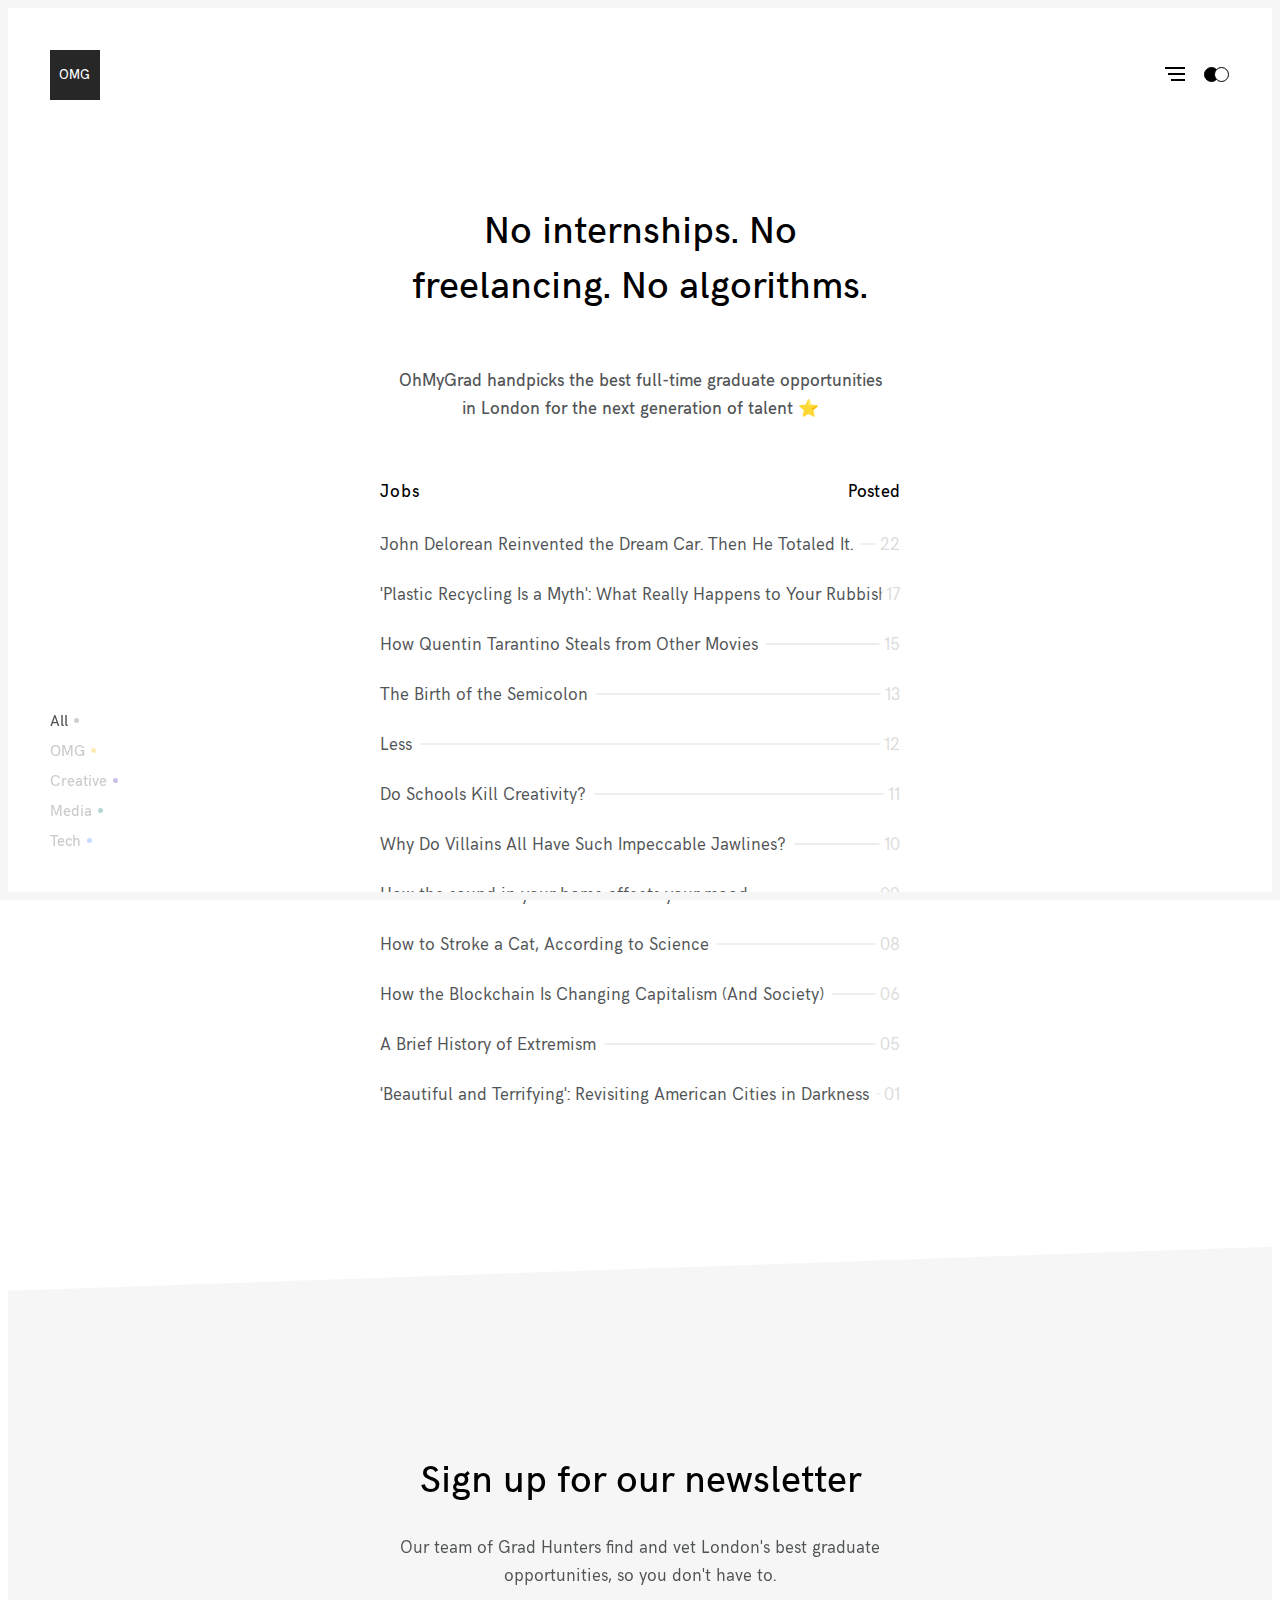
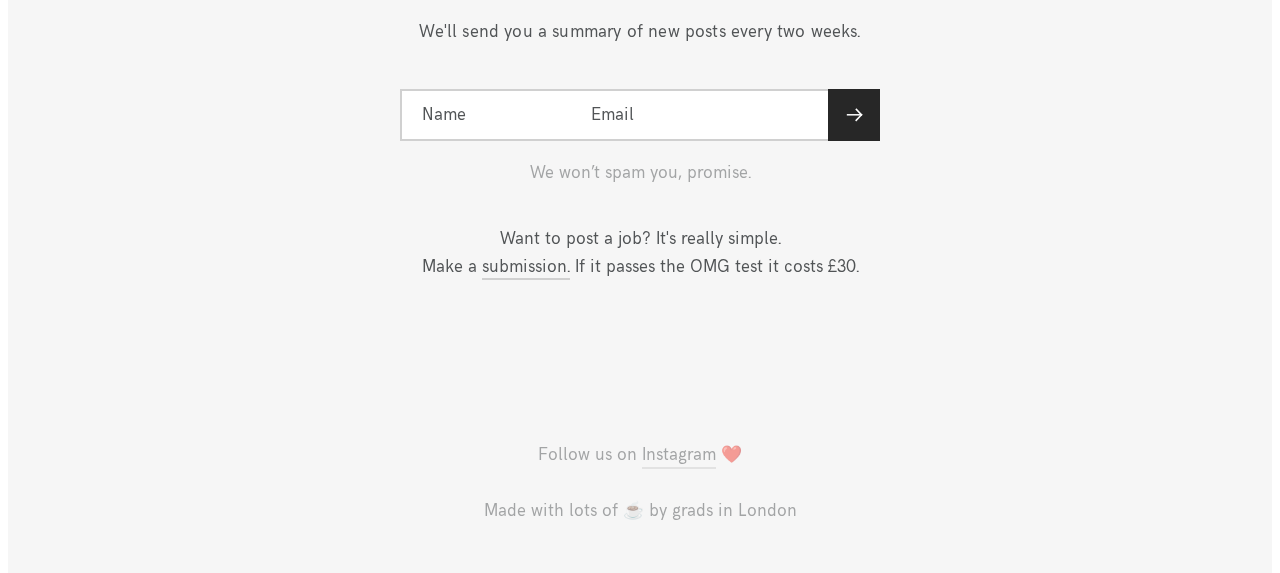
<file: index.html>
<!DOCTYPE html>
<html>
  <head>
    <title>OhMyGrad</title>
    <meta charset="utf-8" />
    <meta name="viewport" content="width=device-width, initial-scale=1, user-scalable=no" />
    <meta name="copyright" content="2019" />
    <meta name="description" content="Handpicked graduate jobs in London for the next generation of talent." />
<!-- Favicons -->
<link rel="apple-touch-icon" sizes="57x57" href="images/favicons/apple-icon-57x57.png"/>
<link rel="apple-touch-icon" sizes="60x60" href="images/favicons/apple-icon-60x60.png"/>
<link rel="apple-touch-icon" sizes="72x72" href="images/favicons/apple-icon-72x72.png"/>
<link rel="apple-touch-icon" sizes="76x76" href="images/favicons/apple-icon-76x76.png"/>
<link rel="apple-touch-icon" sizes="114x114" href="images/favicons/apple-icon-114x114.png"/>
<link rel="apple-touch-icon" sizes="120x120" href="images/favicons/apple-icon-120x120.png"/>
<link rel="apple-touch-icon" sizes="144x144" href="images/favicons/apple-icon-144x144.png"/>
<link rel="apple-touch-icon" sizes="152x152" href="images/favicons/apple-icon-152x152.png"/>
<link rel="apple-touch-icon" sizes="180x180" href="images/favicons/apple-icon-180x180.png"/>
<link rel="icon" type="image/png" sizes="192x192"  href="images/favicons/android-icon-192x192.png"/>
<link rel="icon" type="image/png" sizes="32x32" href="images/favicons/favicon-32x32.png"/>
<link rel="icon" type="image/png" sizes="96x96" href="images/favicons/favicon-96x96.png"/>
<link rel="icon" type="image/png" sizes="16x16" href="images/favicons/favicon-16x16.png"/>
<meta name="msapplication-TileColor" content="#f2f0c6"/>
<meta name="msapplication-TileImage" content="https://ohmygrad.com/images/favicons/ms-icon-144x144.png"/>
		<meta name="theme-color" content="#243842" />
    <link rel="stylesheet" type="text/css" href="styles.css" />
  </head>
  <body>
    <body id="scrollable">
  	    <div id="wrapper">
  	        <div class="overlay"></div>
  	        <header>
  	            <div class="logo">
                  <h1>OMG</h1>
                  <span></span>
  	            </div>
  	            <div class="about">
  	                <span></span>
  	                <span></span>
  	                <span></span>
  	            </div>
  	            <div class="day-night">
  	                <span></span>
  	                <span></span>
  	            </div>
  	            <div class="close">
  	                <span></span>
  	                <span></span>
  	            </div>
  	            <ul class="filter active">
  	            	<li class="all"><h2 class="active">All</h2></li>
                  
                  <li class="article"><h2>OMG</h2></li>

                  
                  <li class="book"><h2>Creative</h2></li>

                  
                  <li class="video"><h2>Media</h2></li>

                  
                  <li class="other"><h2>Tech</h2></li>      
  	            </ul>
  	        </header>
  	        <div class="type">
  	            <span></span>
  	            <span></span>
  	        </div>

<section class="links">
      <div class="topCaption">
        <h1>No internships. No freelancing. No algorithms.</h1><br>
        <p>OhMyGrad handpicks the best full-time graduate opportunities in London for the next generation of talent ⭐️</p>
      </div>
  <ul>
			<div class="seperatorJobs">
  <h3 class="year">Jobs</h3>
</div>

  <div class="seperatorPosted">
  <h3 class="month">Posted</h3>
</div>

  <li class="article">
    <a href="https://www.forbes.com/sites/chucktannert/2019/07/26/john-delorean-reinvented-the-dream-car-then-he-totaled-it/" target="_blank" title="John Delorean Reinvented the Dream Car. Then He Totaled It.">
        <div class="title">
            <h4>John Delorean Reinvented the Dream Car. Then He Totaled It.</h4>
        </div>
        <div class="date">
            <span>22</span>
        </div>
    </a>
</li>


  <li class="article">
    <a href="https://www.theguardian.com/environment/2019/aug/17/plastic-recycling-myth-what-really-happens-your-rubbish" target="_blank" title="&#39;Plastic Recycling Is a Myth&#39;: What Really Happens to Your Rubbish?">
        <div class="title">
            <h4>&#39;Plastic Recycling Is a Myth&#39;: What Really Happens to Your Rubbish?</h4>
        </div>
        <div class="date">
            <span>17</span>
        </div>
    </a>
</li>


  <li class="video">
    <a href="https://www.youtube.com/watch?v=KYM_ZRjPD-A" target="_blank" title="How Quentin Tarantino Steals from Other Movies">
        <div class="title">
            <h4>How Quentin Tarantino Steals from Other Movies</h4>
        </div>
        <div class="date">
            <span>15</span>
        </div>
    </a>
</li>


  <li class="article">
    <a href="https://www.theparisreview.org/blog/2019/08/01/the-birth-of-the-semicolon/" target="_blank" title="The Birth of the Semicolon">
        <div class="title">
            <h4>The Birth of the Semicolon</h4>
        </div>
        <div class="date">
            <span>13</span>
        </div>
    </a>
</li>


  <li class="book">
    <a href="https://amzn.to/2Md7lwI" target="_blank" title="Less">
        <div class="title">
            <h4>Less</h4>
        </div>
        <div class="date">
            <span>12</span>
        </div>
    </a>
</li>


  <li class="video">
    <a href="https://www.ted.com/talks/ken_robinson_says_schools_kill_creativity" target="_blank" title="Do Schools Kill Creativity?">
        <div class="title">
            <h4>Do Schools Kill Creativity?</h4>
        </div>
        <div class="date">
            <span>11</span>
        </div>
    </a>
</li>


  <li class="article">
    <a href="https://www.gq.com/story/villains-jawlines-perfection-slice" target="_blank" title="Why Do Villains All Have Such Impeccable Jawlines?">
        <div class="title">
            <h4>Why Do Villains All Have Such Impeccable Jawlines?</h4>
        </div>
        <div class="date">
            <span>10</span>
        </div>
    </a>
</li>


  <li class="article">
    <a href="https://www.bbc.com/future/story/20190729-how-the-sound-in-your-office-affects-your-mood" target="_blank" title="How the sound in your home affects your mood">
        <div class="title">
            <h4>How the sound in your home affects your mood</h4>
        </div>
        <div class="date">
            <span>09</span>
        </div>
    </a>
</li>


  <li class="article">
    <a href="https://qz.com/1672668/how-to-stroke-a-cat-according-to-science/" target="_blank" title="How to Stroke a Cat, According to Science">
        <div class="title">
            <h4>How to Stroke a Cat, According to Science</h4>
        </div>
        <div class="date">
            <span>08</span>
        </div>
    </a>
</li>


  <li class="article">
    <a href="https://www.fintechmagazine.com/blockchain/how-blockchain-technology-changing-capitalism-and-society-good" target="_blank" title="How the Blockchain Is Changing Capitalism (And Society)">
        <div class="title">
            <h4>How the Blockchain Is Changing Capitalism (And Society)</h4>
        </div>
        <div class="date">
            <span>06</span>
        </div>
    </a>
</li>


  <li class="article">
    <a href="https://www.historyextra.com/period/roman/extremism-history-examples-explained-definition-facts-prevent-right-wing-religious/" target="_blank" title="A Brief History of Extremism">
        <div class="title">
            <h4>A Brief History of Extremism</h4>
        </div>
        <div class="date">
            <span>05</span>
        </div>
    </a>
</li>


  <li class="other">
    <a href="https://www.theguardian.com/artanddesign/gallery/2019/jul/31/camilo-jose-vergara-american-cities-at-night" target="_blank" title="&#39;Beautiful and Terrifying&#39;: Revisiting American Cities in Darkness">
        <div class="title">
            <h4>&#39;Beautiful and Terrifying&#39;: Revisiting American Cities in Darkness</h4>
        </div>
        <div class="date">
            <span>01</span>
        </div>
    </a>
</li>
		
  </ul>
</section>
<section class="about">
		<div class="background"></div>
		<div class="inner">

				<h1>Sign up for our newsletter</h1><br>
				<p>Our team of Grad Hunters find and vet London's best graduate opportunities, so you don't have to.</p><br>
				<p><strong>We'll send you a summary of new posts every two weeks.</strong></p>
				<div id="mc_embed_signup">
						<form action="https://ohmygrad.us20.list-manage.com/subscribe/post" method="POST">
              <input type="hidden" name="u" value="2ce3e042b2c1812c786283460">
              <input type="hidden" name="id" value="070328ec5a">
								<div id="mc_embed_signup_scroll">
										<div class="mc-field-group">
												<label for="mce-NAME">Name </label>
												<input type="text" value="" name="MERGE1" class="" id="mce-NAME">
										</div>
										<div class="mc-field-group">
												<label for="mce-EMAIL">Email </label>
												<input type="email" value="" name="MERGE0" class="required email" id="mce-EMAIL">
										</div>
										<div id="mce-responses" class="clear">
												<div class="response" id="mce-error-response" style="display:none"></div>
												<div class="response" id="mce-success-response" style="display:none"></div>
										</div>    <!-- real people should not fill this in and expect good things - do not remove this or risk form bot signups-->
										<div style="position: absolute; left: -5000px;" aria-hidden="true">
												<input type="text" name="b_f58680e4ce1611a4cda6bce2f_0d95c4d2b2" tabindex="-1" value="">
										</div>
										<div class="clear"><input type="submit" value="" name="subscribe" id="mc-embedded-subscribe" class="button"></div>
								</div>
						</form>
				</div>
				<span>We won’t spam you, promise.</span><br>
				<p>Want to post a job? It's really simple. <br>Make a <a href="mailto:submission@ohmygrad.com?subject=Submission">submission.</a> If it passes the OMG test it costs £30.</p>
		</div>
</section>

			<footer>
				<ul>
          <li>Follow us on <a href="https://instagram.com/ohmygrad/" target="_blank">Instagram️</a> ❤️</li>
          <br><br>
					Made with lots of ☕ by grads in London
				</ul>
			</footer>
		</div> <!-- #page-state -->
		<script src="scripts/main.min.js"></script>
		<!-- Global site tag (gtag.js) - Google Analytics -->
		<script async src="https://www.googletagmanager.com/gtag/js?id=UA- -1"></script>
		<script>
		  window.dataLayer = window.dataLayer || []
		  function gtag(){dataLayer.push(arguments)}
		  gtag('js', new Date())
		  gtag('config', 'UA- -1')
		</script>
	</body>
</html>
</file>
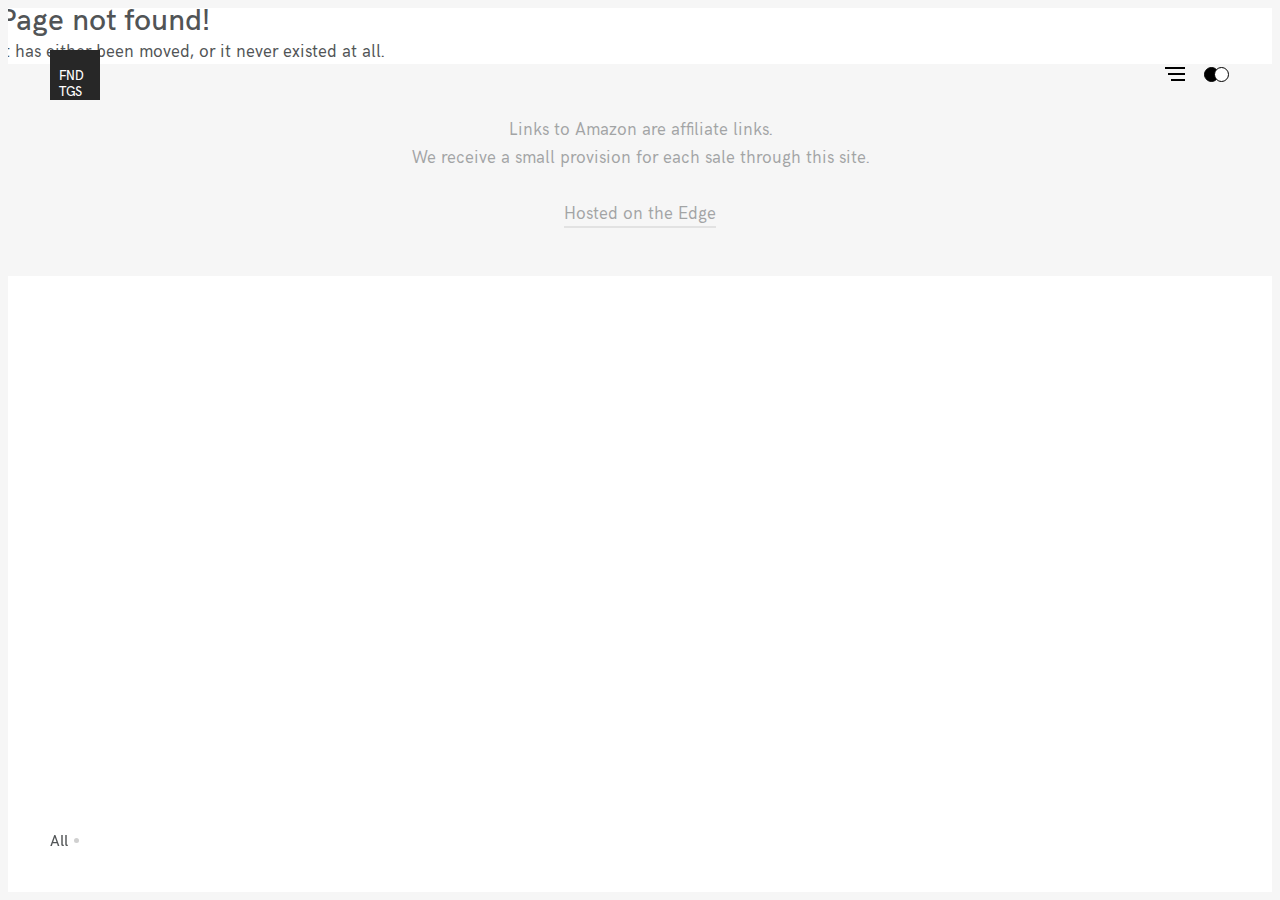
<file: hkgrotesk/hkgrotesk-light.svg.html>
<!DOCTYPE html>
<html>
  <head>
    <title>Found Things</title>
    <meta charset="utf-8" />
    <meta name="viewport" content="width=device-width, initial-scale=1, user-scalable=no" />
    <meta name="copyright" content="2019" />
    <meta name="description" content="Curatcurated content for the perennially curious." />
    <link rel="apple-touch-icon" sizes="57x57" href="/favicon/apple-icon-57x57.png" />
		<link rel="apple-touch-icon" sizes="60x60" href="/favicon/apple-icon-60x60.png" />
		<link rel="apple-touch-icon" sizes="72x72" href="/favicon/apple-icon-72x72.png" />
		<link rel="apple-touch-icon" sizes="76x76" href="/favicon/apple-icon-76x76.png" />
		<link rel="apple-touch-icon" sizes="114x114" href="/favicon/apple-icon-114x114.png" />
		<link rel="apple-touch-icon" sizes="120x120" href="/favicon/apple-icon-120x120.png" />
		<link rel="apple-touch-icon" sizes="144x144" href="/favicon/apple-icon-144x144.png" />
		<link rel="apple-touch-icon" sizes="152x152" href="/favicon/apple-icon-152x152.png" />
		<link rel="apple-touch-icon" sizes="180x180" href="/favicon/apple-icon-180x180.png" />
		<link rel="icon" type="image/png" sizes="192x192"  href="/favicon/android-icon-192x192.png" />
		<link rel="icon" type="image/png" sizes="32x32" href="/favicon/favicon-32x32.png" />
		<link rel="icon" type="image/png" sizes="96x96" href="/favicon/favicon-96x96.png" />
		<link rel="icon" type="image/png" sizes="16x16" href="/favicon/favicon-16x16.png" />
    <link rel="manifest" href="/favicon/manifest.json" />
    <meta name="msapplication-TileColor" content="#243842" />
		<meta name="msapplication-TileImage" content="/favicon/ms-icon-144x144.png" />
		<meta name="theme-color" content="#243842" />
    <link rel="stylesheet" type="text/css" href="/styles.css" />
  </head>
  <body>
    <body id="scrollable">
  	    <div id="wrapper">
  	        <div class="overlay"></div>
  	        <header>
  	            <div class="logo">
                  <h1>FND<br />TGS</h1>
                  <span></span>
  	            </div>
  	            <div class="about">
  	                <span></span>
  	                <span></span>
  	                <span></span>
  	            </div>
  	            <div class="day-night">
  	                <span></span>
  	                <span></span>
  	            </div>
  	            <div class="close">
  	                <span></span>
  	                <span></span>
  	            </div>
  	            <ul class="filter active">
  	            	<li class="all">
  	                 <h2 class="active">All</h2>
  	              </li>
                  
  	            </ul>
  	        </header>
  	        <div class="type">
  	            <span></span>
  	            <span></span>
  	        </div>


<article>
	<h2>Page not found!</h2>
	<p>It has either been moved, or it never existed at all.</p>
</article>

			<footer>
				<ul>
					Links to Amazon are affiliate links.<br />We receive a small provision for each sale through this site.
					<br /><br />
					<li><a href="https://edge.network" target="_blank">Hosted on the Edge</a></li>
				</ul>
			</footer>
		</div> <!-- #page-state -->
		<script src="/scripts/main.min.js"></script>
		<!-- Global site tag (gtag.js) - Google Analytics -->
		<script async src="https://www.googletagmanager.com/gtag/js?id=UA-145242262-1"></script>
		<script>
		  window.dataLayer = window.dataLayer || []
		  function gtag(){dataLayer.push(arguments)}
		  gtag('js', new Date())
		  gtag('config', 'UA-145242262-1')
		</script>
	</body>
</html>
</file>
<file: styles.css>
/*
Theme Name: Fuck I Wish I Knew That
Author: Some Studio
Author URI: https://some.studio/
Version: 1.0
Text Domain: fiwikt
*/
/* html5reset.css - 01/11/2011 */
html, body, div, span, object, iframe,
h1, h2, h3, h4, h5, h6, p, blockquote, pre,
abbr, address, cite, code,
del, dfn, em, img, ins, kbd, q, samp,
small, strong, sub, sup, var,
b, i,
dl, dt, dd, ol, ul, li,
fieldset, form, label, legend,
table, caption, tbody, tfoot, thead, tr, th, td,
article, aside, canvas, details, figcaption, figure,
footer, header, hgroup, menu, nav, section, summary,
time, mark, audio, video {
  margin: 0;
  padding: 0;
  border: 0;
  outline: 0;
  font-size: 100%;
  vertical-align: baseline;
  background: transparent; }

body {
  line-height: 1; }

article, aside, details, figcaption, figure,
footer, header, hgroup, menu, nav, section {
  display: block; }

nav ul {
  list-style: none; }

blockquote, q {
  quotes: none; }

blockquote:before, blockquote:after,
q:before, q:after {
  content: '';
  content: none; }

a {
  margin: 0;
  padding: 0;
  font-size: 100%;
  vertical-align: baseline;
  background: transparent; }

/* change colours to suit your needs */
ins {
  background-color: #ff9;
  color: #000;
  text-decoration: none; }

/* change colours to suit your needs */
mark {
  background-color: #ff9;
  color: #000;
  font-style: italic;
  font-weight: bold; }

del {
  text-decoration: line-through; }

abbr[title], dfn[title] {
  border-bottom: 1px dotted;
  cursor: help; }

table {
  border-collapse: collapse;
  border-spacing: 0; }

/* change border colour to suit your needs */
hr {
  display: block;
  height: 1px;
  border: 0;
  border-top: 1px solid #cccccc;
  margin: 1em 0;
  padding: 0; }

input, select {
  vertical-align: middle; }

html {
  -webkit-tap-highlight-color: transparent; }

body {
  margin: 0 auto;
  overflow-x: hidden;
  -webkit-overflow-scrolling: touch;
  -webkit-transition: background 0.3s linear;
  transition: background 0.3s linear; }

::-moz-selection {
  background-color: #515456;
  color: #fff;
  text-shadow: none; }

::selection {
  background-color: #515456;
  color: #fff;
  text-shadow: none; }

input:-webkit-autofill {
  -webkit-box-shadow: 0 0 0 30px white inset; }

@font-face {
  font-family: hkgrotesk;
  font-weight: normal;
  src: url("hkgrotesk/hkgrotesk-light.eot");
  src: url("hkgrotesk/hkgrotesk-light-.eot") format("eot"), url("hkgrotesk/hkgrotesk-light.woff") format("woff"), url("hkgrotesk/hkgrotesk-light.ttf.html") format("truetype"), url("hkgrotesk/hkgrotesk-light.svg.html#svg") format("svg"); }

@font-face {
  font-family: hkgrotesk;
  font-weight: medium;
  src: url("hkgrotesk/hkgrotesk-regular.eot");
  src: url("hkgrotesk/hkgrotesk-regular-.eot") format("eot"), url("hkgrotesk/hkgrotesk-regular.woff") format("woff"), url("hkgrotesk/hkgrotesk-regular.ttf") format("truetype"), url("hkgrotesk/hkgrotesk-regular.svg#svg") format("svg"); }

@font-face {
  font-family: hkgrotesk;
  font-weight: bold;
  src: url("hkgrotesk/hkgrotesk-medium.eot");
  src: url("hkgrotesk/hkgrotesk-medium-.eot") format("eot"), url("hkgrotesk/hkgrotesk-medium.woff") format("woff"), url("hkgrotesk/hkgrotesk-medium.ttf") format("truetype"), url("hkgrotesk/hkgrotesk-medium.svg#svg") format("svg"); }

body {
  font-family: 'hkgrotesk', sans-serif;
  font-size: 17px;
  line-height: 28px;
  font-weight: 200;
  color: #515456; }

a {
  text-decoration: none;
  color: inherit;
  -webkit-transition: all 0.15s linear;
  transition: all 0.15s linear; }

h2 {
  font-size: 30px;
  line-height: 36px; }

h4 {
  font-weight: normal; }

#wrapper {
  z-index: 2; }
  #wrapper.night {
    background-color: black;
    color: white; }
    #wrapper.night a {
      color: white; }
    #wrapper.night header .logo h1 {
      color: black; }
    #wrapper.night header .logo span {
      background-color: white; }
    #wrapper.night header .about span {
      background-color: white; }
    #wrapper.night .type span:first-child:before, #wrapper.night .type span:first-child:after {
      height: 6px; }
    #wrapper.night .type span:last-child:before, #wrapper.night .type span:last-child:after {
      width: 6px; }
    #wrapper.night section.links .year, #wrapper.night section.links .month {
      color: white; }
    #wrapper.night section.links ul li:before {
      background-color: white; }
    #wrapper.night section.links ul li a .title:before {
      background-color: black; }
    #wrapper.night section.links ul li a .date:before {
      background: -webkit-gradient(linear, left top, right top, from(transparent), color-stop(50%, black), to(black));
      background: linear-gradient(90deg, transparent 0%, black 50%, black 100%); }
    #wrapper.night section.links ul li a .date:after {
      background-color: black; }
    #wrapper.night section.links ul li a:after {
      background-image: url('data:image/svg+xml;utf8,<?xml version="1.0" encoding="UTF-8"?><svg width="17px" height="14px" viewBox="0 0 17 14" version="1.1" xmlns="http://www.w3.org/2000/svg" xmlns:xlink="http://www.w3.org/1999/xlink"><g id="Page-1" stroke="none" stroke-width="1" fill="none" fill-rule="evenodd" opacity="0.7"><g id="Artboard-Copy-11" transform="translate(-872.000000, -2066.000000)" stroke="white" stroke-width="1.5"><g id="arrow" transform="translate(880.490381, 2073.069507) rotate(180.000000) translate(-880.490381, -2073.069507) translate(872.490381, 2066.569507)"><path d="M1.0804038,6.76950694 L15.6703738,6.76950694" id="Line"></path><path d="M0.487749094,7.37181072 L6.82588282,0.68336081" id="Line-Copy"></path><path d="M0.486030816,12.6847475 L6.6364344,6.19440378" id="Line-Copy-2" transform="translate(3.561233, 9.439576) scale(-1, 1) rotate(-180.000000) translate(-3.561233, -9.439576) "></path></g></g></g></svg>');
      background-color: black; }
    #wrapper.night section.links ul li a:hover, #wrapper.night section.links ul li a:active {
      color: white !important; }
    #wrapper.night section.about {
      color: #272727; }
      @media screen and (max-width: 500px) {
        #wrapper.night section.about {
          background-color: black; } }
      #wrapper.night section.about a {
        color: #272727; }
      #wrapper.night section.about:before {
        background-color: white; }
      #wrapper.night section.about .background:before {
        background: -webkit-gradient(linear, left top, left bottom, from(transparent), color-stop(70%, black), to(black));
        background: linear-gradient(180deg, transparent 0%, black 70%, black 100%); }
        #wrapper.night section.links ul .seperatorPosted .month {
          color: white;
        }
        #wrapper.night section.links ul .seperatorJobs .year {
          color: white;
        }
        #wrapper.night footer ul {
          color: black;
          opacity: 0.5;
        }
        #wrapper.night footer ul li a {
          color: black;
        }
  #wrapper .overlay {
    width: 100%;
    height: 100%;
    position: fixed;
    top: 0;
    left: 0;
    background-color: black;
    z-index: 6;
    display: none; }
  #wrapper header .logo {
    width: 50px;
    height: 50px;
    color: white;
    font-size: 15px;
    line-height: 18px;
    text-align: center;
    position: fixed;
    top: 50px;
    left: 50px;
    z-index: 8;
    border: 0;
    cursor: pointer; }
    @media screen and (max-width: 500px) {
      #wrapper header .logo {
        top: 30px;
        left: 30px; } }
    #wrapper header .logo h1 {
      text-align: justify;
      position: absolute;
      top: 15px;
      left: 6.5px;
      z-index: 5;
      -webkit-transform: scale(0.88);
              transform: scale(0.88);
      -webkit-transition: all 0.15s linear;
      transition: all 0.15s linear; }
    #wrapper header .logo span {
      content: '';
      width: 50px;
      height: 50px;
      position: absolute;
      background-color: #272727;
      top: 0;
      left: 0;
      z-index: 4;
      -webkit-transition: all 0.15s linear;
      transition: all 0.15s linear; }
      @media screen and (max-width: 500px) {
        #wrapper header .logo span {
          -webkit-transition: all 0.3s linear;
          transition: all 0.3s linear; } }
    #wrapper header .logo.scroll h1 {
      -webkit-transform: scale(0.8);
              transform: scale(0.8); }
    #wrapper header .logo:hover, #wrapper header .logo:active {
      -webkit-transform: scale(1.05);
              transform: scale(1.05); }
      #wrapper header .logo:hover h1, #wrapper header .logo:active h1 {
        opacity: 0.8;
        -webkit-transform: scale(0.75);
                transform: scale(0.75); }
  #wrapper .topCaption {
    text-align: center;
    font-size: 38px;
    line-height: 55px;
    font-weight: bold;
    color: black;
  }
  #wrapper .topCaption p {
    text-align: center;
    max-width: 500px;
    margin: 0 auto;
    font-size: 17px;
    line-height: 28px;
    color: rgb(81, 84, 86);
  }
  #wrapper header .about {
    width: 20px;
    padding: 10px;
    position: fixed;
    top: 55px;
    right: 85px;
    cursor: pointer;
    z-index: 7; }
    @media screen and (max-width: 500px) {
      #wrapper header .about {
        top: 38px;
        right: 70px; } }
    #wrapper header .about span {
      height: 2px;
      background-color: black;
      display: block;
      margin: 2px 0;
      float: right;
      -webkit-transition: all 0.2s linear;
      transition: all 0.2s linear; }
      #wrapper header .about span:first-child {
        width: 20px; }
      #wrapper header .about span:nth-child(2) {
        width: 17px; }
      #wrapper header .about span:last-child {
        width: 14px;
        margin-bottom: 0; }
    #wrapper header .about:hover span:first-child {
      width: 14px; }
    #wrapper header .about:hover span:nth-child(2) {
      width: 17px; }
    #wrapper header .about:hover span:last-child {
      width: 20px; }
  #wrapper header .day-night {
    width: 28px;
    height: 20px;
    position: fixed;
    top: 62px;
    right: 38px;
    cursor: pointer;
    padding: 5px;
    z-index: 7; }
    @media screen and (max-width: 500px) {
      #wrapper header .day-night {
        bottom: auto;
        top: 45px;
        right: 18px; } }
    #wrapper header .day-night span {
      width: 13px;
      height: 13px;
      border-radius: 50%;
      position: absolute;
      -webkit-transition: all 0.2s linear;
      transition: all 0.2s linear; }
      #wrapper header .day-night span:first-child {
        background-color: black;
        border: 1px solid black;
        left: 0; }
      #wrapper header .day-night span:last-child {
        background-color: white;
        border: 1px solid black;
        left: 10px; }
    #wrapper header .day-night:hover, #wrapper header .day-night:active, #wrapper header .day-night.active {
      border: 0; }
      #wrapper header .day-night:hover span:first-child, #wrapper header .day-night:active span:first-child, #wrapper header .day-night.active span:first-child {
        background-color: black;
        border: 1px solid white;
        left: 10px; }
      #wrapper header .day-night:hover span:last-child, #wrapper header .day-night:active span:last-child, #wrapper header .day-night.active span:last-child {
        background-color: white;
        border: 1px solid black;
        left: 0; }
      #wrapper.night .topCaption h1 {
        color: white;
      }
  #wrapper header .close {
    position: fixed;
    width: 30px;
    height: 30px;
    top: 73px;
    right: 36px;
    z-index: 8;
    opacity: 0;
    visibility: hidden;
    cursor: pointer;
    -webkit-transition: all 0.2s linear;
    transition: all 0.2s linear; }
    #wrapper header .close.active {
      opacity: 1;
      visibility: visible; }
    #wrapper header .close:hover {
      -webkit-transform: scale(1.1);
              transform: scale(1.1); }
    #wrapper header .close span {
      width: 22px;
      height: 2px;
      position: absolute;
      top: 0;
      left: 0;
      background-color: #272727; }
      #wrapper header .close span:first-child {
        -webkit-transform: rotate(45deg);
                transform: rotate(45deg); }
      #wrapper header .close span:last-child {
        -webkit-transform: rotate(-45deg);
                transform: rotate(-45deg); }
  #wrapper header .filter {
    position: fixed;
    bottom: 45px;
    left: 50px;
    list-style: none;
    z-index: 5; }
    @media screen and (max-width: 500px) {
      #wrapper header .filter {
        width: calc(100% - 40px);
        position: relative;
        top: 165px;
        bottom: auto;
        left: 30px;
        text-align: center; }
        #wrapper header .filter:after {
          content: '';
          clear: both;
          display: block; } }
    #wrapper header .filter li {
      width: calc(100% - 10px);
      -webkit-transition: all 0.2s linear;
      transition: all 0.2s linear;
      cursor: pointer; }
      @media screen and (max-width: 500px) {
        #wrapper header .filter li {
          width: auto;
          display: inline-block;
          margin-bottom: 7px;
          margin-right: 20px; } }
      #wrapper header .filter li.all h2:after {
        background-color: #D0D0D0; }
      #wrapper header .filter li.video h2:after {
        background-color: #00796B; }
      #wrapper header .filter li.other h2:after {
        background-color: #448AFF; }
      #wrapper header .filter li.book h2:after {
        background-color: #512DA8; }
      #wrapper header .filter li.movie h2:after {
        background-color: #F44336; }
      #wrapper header .filter li.podcast h2:after {
        background-color: #607D8B; }
      #wrapper header .filter li.article h2:after {
        background-color: #FFC107; }
      #wrapper header .filter li h2 {
        font-size: 15px;
        line-height: 29px;
        display: inline-block;
        position: relative;
        padding-right: 12px;
        -webkit-transition: all 0.2s linear;
        transition: all 0.2s linear; }
        @media screen and (max-width: 500px) {
          #wrapper header .filter li h2 {
            font-size: 19px;
            padding-right: 15px; } }
        #wrapper header .filter li h2:after {
          content: '';
          width: 5px;
          height: 5px;
          border-radius: 50%;
          position: absolute;
          top: 12px;
          right: 1px;
          -webkit-transition: all 0.2s linear;
          transition: all 0.2s linear; }
          @media screen and (max-width: 500px) {
            #wrapper header .filter li h2:after {
              width: 7px;
              height: 7px; } }
    #wrapper header .filter.active li h2 {
      opacity: 0.3; }
      #wrapper header .filter.active li h2.active {
        opacity: 1; }
    #wrapper header .filter:hover li, #wrapper header .filter:active li {
      opacity: 0.3; }
      #wrapper header .filter:hover li h2, #wrapper header .filter:active li h2 {
        opacity: 1; }
      #wrapper header .filter:hover li:hover, #wrapper header .filter:hover li:active, #wrapper header .filter:active li:hover, #wrapper header .filter:active li:active {
        opacity: 1 !important; }
        #wrapper header .filter:hover li:hover h2:after, #wrapper header .filter:hover li:active h2:after, #wrapper header .filter:active li:hover h2:after, #wrapper header .filter:active li:active h2:after {
          -webkit-transform: scale(1.35) translateX(1px);
                  transform: scale(1.35) translateX(1px); }
  #wrapper .type {
    position: fixed;
    top: 0;
    left: 0;
    z-index: 5; }
    #wrapper .type span:before, #wrapper .type span:after {
      content: '';
      position: fixed;
      background-color: #f6f6f6;
      -webkit-transition: all 0.2s linear;
      transition: all 0.2s linear; }
    #wrapper .type span:first-child:before {
      width: 100%;
      height: 8px;
      top: 0;
      left: 0; }
    #wrapper .type span:first-child:after {
      width: 100%;
      height: 8px;
      bottom: 0;
      left: 0; }
      @media screen and (max-width: 500px) {
        #wrapper .type span:first-child:after {
          display: none; } }
    #wrapper .type span:last-child:before {
      width: 8px;
      height: 100%;
      top: 0;
      left: 0; }
    #wrapper .type span:last-child:after {
      width: 8px;
      height: 100%;
      top: 0;
      right: 0; }
    #wrapper .type.other span:before, #wrapper .type.other span:after {
      background-color: #448AFF; }
    #wrapper .type.book span:before, #wrapper .type.book span:after {
      background-color: #512DA8; }
    #wrapper .type.video span:before, #wrapper .type.video span:after {
      background-color: #00796B; }
    #wrapper .type.movie span:before, #wrapper .type.movie span:after {
      background-color: #F44336; }
    #wrapper .type.podcast span:before, #wrapper .type.podcast span:after {
      background-color: #607D8B; }
    #wrapper .type.article span:before, #wrapper .type.article span:after {
      background-color: #FFC107; }
    #wrapper .type.other-overwrite span:before, #wrapper .type.other-overwrite span:after {
      background-color: #448AFF !important; }
    #wrapper .type.book-overwrite span:before, #wrapper .type.book-overwrite span:after {
      background-color: #512DA8 !important; }
    #wrapper .type.video-overwrite span:before, #wrapper .type.video-overwrite span:after {
      background-color: #00796B !important; }
    #wrapper .type.movie-overwrite span:before, #wrapper .type.movie-overwrite span:after {
      background-color: #F44336 !important; }
    #wrapper .type.podcast-overwrite span:before, #wrapper .type.podcast-overwrite span:after {
      background-color: #607D8B !important; }
    #wrapper .type.article-overwrite span:before, #wrapper .type.article-overwrite span:after {
      background-color: #FFC107 !important; }
  #wrapper section {
    position: relative;
    margin: 0 auto; }
    #wrapper section.links {
      width: calc(100% - 100px);
      min-height: calc(100vh - 200px);
      max-width: 520px;
      padding-top: 200px;
      padding-bottom: 20px; }
      @media screen and (max-width: 500px) {
        #wrapper section.links {
          width: calc(100% - 60px);
          padding-top: 240px;
          padding-bottom: 0; } }
      #wrapper section.links ul {
        list-style: none;
        -webkit-transition: all 0.2s linear;
        transition: all 0.2s linear; }
        #wrapper section.links ul:after {
          content: '';
          clear: both;
          display: block; }
        @media screen and (max-width: 500px) {
          #wrapper section.links ul {
            margin-bottom: 40px; } }
        #wrapper section.links ul .seperatorJobs {
          width: 50%;
          display: block;
          float: left;
          margin-top: 50px;
          margin-bottom: 20px; }
          #wrapper section.links ul .seperatorJobs .year {
            display: inline-block;
            float: left;
            line-height: 38px;
            font-weight: bold;
            letter-spacing: 0.06em;
            color: black; }
        #wrapper section.links ul .seperatorPosted {
          width: 50%;
          display: block;
          float: right;
          margin-top: 50px;
          margin-bottom: 20px;
          text-align: right; }
          #wrapper section.links ul .seperatorPosted .month {
            display: inline-block;
            float: right;
            text-align: right;
            line-height: 38px;
            font-weight: bold;
            letter-spacing: 0.01em;
            color: black; }
        #wrapper section.links ul li {
          width: 100%;
          height: 50px;
          display: block;
          position: relative;
          float: left;
          -webkit-transition: all 0.3s linear, opacity 0.2s linear;
          transition: all 0.3s linear, opacity 0.2s linear; }
          @media screen and (max-width: 500px) {
            #wrapper section.links ul li {
              height: 40px; } }
          #wrapper section.links ul li.highlight.video a {
            color: #00796B; }
          #wrapper section.links ul li.highlight.other a {
            color: #448AFF; }
          #wrapper section.links ul li.highlight.book a {
            color: #512DA8; }
          #wrapper section.links ul li.highlight.movie a {
            color: #F44336; }
          #wrapper section.links ul li.highlight.podcast a {
            color: #607D8B; }
          #wrapper section.links ul li.highlight.article a {
            color: #FFC107; }
          #wrapper section.links ul li.hide {
            opacity: 0.3; }
          #wrapper section.links ul li.hidden {
            height: 0;
            opacity: 0;
            visibility: hidden; }
          #wrapper section.links ul li:before {
            content: '';
            width: 100%;
            height: 2px;
            position: absolute;
            background-color: #272727;
            opacity: 0.08;
            top: 14px;
            left: 0;
            z-index: 1;
            -webkit-transition: all 0.2s linear;
            transition: all 0.2s linear; }
            @media screen and (max-width: 500px) {
              #wrapper section.links ul li:before {
                display: none; } }
          #wrapper section.links ul li:hover, #wrapper section.links ul li:active {
            opacity: 1 !important; }
            #wrapper section.links ul li:hover:before, #wrapper section.links ul li:active:before {
              opacity: 0.6; }
          #wrapper section.links ul li a {
            width: 100%;
            display: block;
            position: relative;
            border: 0;
            float: left;
            z-index: 4;
            overflow: hidden; }
            #wrapper section.links ul li a .title {
              display: block;
              float: left;
              position: relative; }
              @media screen and (max-width: 500px) {
                #wrapper section.links ul li a .title {
                  overflow: scroll; } }
              #wrapper section.links ul li a .title h4 {
                width: calc(100% - 8px);
                height: 40px;
                display: block;
                position: relative;
                padding-right: 8px;
                white-space: nowrap;
                z-index: 3;
                float: left; }
                @media screen and (max-width: 500px) {
                  #wrapper section.links ul li a .title h4 {
                    height: 30px; } }
                @media screen and (max-width: 500px) {
                  #wrapper section.links ul li a .title h4.overflow {
                    padding-right: 200px; } }
              #wrapper section.links ul li a .title:before {
                content: '';
                width: 100%;
                height: 100%;
                position: absolute;
                background-color: white;
                left: 0;
                z-index: 2; }
            #wrapper section.links ul li a .date {
              position: absolute;
              top: 0;
              right: 0;
              z-index: 4;
              -webkit-transition: all 0.15s linear;
              transition: all 0.15s linear; }
              #wrapper section.links ul li a .date:before {
                content: '';
                width: 6px;
                height: 100%;
                position: absolute;
                background: -webkit-gradient(linear, left top, right top, from(rgba(255, 255, 255, 0)), color-stop(50%, white), to(white));
                background: linear-gradient(90deg, rgba(255, 255, 255, 0) 0%, white 50%, white 100%);
                top: 0;
                right: 100%;
                z-index: 1; }
                @media screen and (max-width: 500px) {
                  #wrapper section.links ul li a .date:before {
                    width: 30px; } }
              #wrapper section.links ul li a .date:after {
                content: '';
                width: 100%;
                height: 100%;
                position: absolute;
                background-color: white;
                top: 0;
                right: 0;
                z-index: 1; }
              #wrapper section.links ul li a .date span {
                position: relative;
                opacity: 0.2;
                z-index: 2; }
            #wrapper section.links ul li a:after {
              content: '';
              width: 16px;
              height: 13px;
              position: absolute;
              top: 9px;
              right: 0;
              background-image: url('data:image/svg+xml;utf8,<?xml version="1.0" encoding="UTF-8"?><svg width="17px" height="14px" viewBox="0 0 17 14" version="1.1" xmlns="http://www.w3.org/2000/svg" xmlns:xlink="http://www.w3.org/1999/xlink"><g id="Page-1" stroke="none" stroke-width="1" fill="none" fill-rule="evenodd" opacity="0.7"><g id="Artboard-Copy-11" transform="translate(-872.000000, -2066.000000)" stroke="black" stroke-width="1.5"><g id="arrow" transform="translate(880.490381, 2073.069507) rotate(180.000000) translate(-880.490381, -2073.069507) translate(872.490381, 2066.569507)"><path d="M1.0804038,6.76950694 L15.6703738,6.76950694" id="Line"></path><path d="M0.487749094,7.37181072 L6.82588282,0.68336081" id="Line-Copy"></path><path d="M0.486030816,12.6847475 L6.6364344,6.19440378" id="Line-Copy-2" transform="translate(3.561233, 9.439576) scale(-1, 1) rotate(-180.000000) translate(-3.561233, -9.439576) "></path></g></g></g></svg>');
              background-size: 16px;
              background-color: white;
              background-position: right;
              background-repeat: no-repeat;
              padding-left: 8px;
              z-index: 2;
              opacity: 0;
              -webkit-transition: all 0.15s ease;
              transition: all 0.15s ease; }
              @media screen and (max-width: 500px) {
                #wrapper section.links ul li a:after {
                  display: none; } }
            #wrapper section.links ul li a:hover, #wrapper section.links ul li a:active {
              border: 0;
              color: #272727 !important; }
              #wrapper section.links ul li a:hover .date, #wrapper section.links ul li a:active .date {
                -webkit-transform: translateX(-22px);
                        transform: translateX(-22px); }
                @media screen and (max-width: 500px) {
                  #wrapper section.links ul li a:hover .date, #wrapper section.links ul li a:active .date {
                    -webkit-transform: translateX(0);
                            transform: translateX(0); } }
                #wrapper section.links ul li a:hover .date span, #wrapper section.links ul li a:active .date span {
                  opacity: 1; }
              #wrapper section.links ul li a:hover:after, #wrapper section.links ul li a:active:after {
                opacity: 1; }
            #wrapper section.links ul li a:visited {
              opacity: 0.3; }
    #wrapper section.about {
      width: calc(100% - 216px);
      display: block;
      padding: 300px 100px 110px 100px;
      position: relative;
      z-index: 5;
      overflow: hidden;
      -webkit-transition: all 0.6s linear;
      transition: all 0.6s linear; }
      @media screen and (max-width: 500px) {
        #wrapper section.about {
          width: calc(100% - 60px);
          padding: 215px 22px 150px 22px;
          border-top: 0; } }
      #wrapper section.about:after {
        content: '';
        width: calc(100% + 16px);
        height: 100px;
        position: absolute;
        background-color: #f6f6f6;
        bottom: -30px;
        left: -8px; }
      #wrapper section.about .background {
        width: 120%;
        height: 100%;
        position: absolute;
        background-color: #f6f6f6;
        -webkit-transform: rotate(-2deg);
                transform: rotate(-2deg);
        top: 100px;
        left: -10%;
        z-index: 1;
        -webkit-transition: all 0.6s linear;
        transition: all 0.6s linear; }
        #wrapper section.about .background:before {
          content: '';
          width: 100%;
          height: 210px;
          position: absolute;
          top: -190px;
          left: 0;
          background: -webkit-gradient(linear, left top, left bottom, from(rgba(255, 255, 255, 0)), color-stop(70%, white), to(white));
          background: linear-gradient(180deg, rgba(255, 255, 255, 0) 0%, white 70%, white 100%); }
          @media screen and (max-width: 500px) {
            #wrapper section.about .background:before {
              display: none; } }
      #wrapper section.about .inner {
        width: 100%;
        max-width: 480px;
        margin: 0 auto;
        text-align: center;
        position: relative;
        z-index: 2;
        -webkit-transition: all 0.6s linear;
        transition: all 0.6s linear; }
        @media screen and (max-width: 500px) {
          #wrapper section.about .inner {
            overflow: visible; } }
        #wrapper section.about .inner h1 {
          font-size: 38px;
          line-height: 55px;
          font-weight: bold;
          color: black; }
          @media screen and (max-width: 500px) {
            #wrapper section.about .inner h1 {
              font-size: 28px;
              line-height: 40px; } }
        #wrapper section.about .inner p {
          max-width: 500px;
          margin: 0 auto;
          font-size: 17px;
          line-height: 28px; }
          #wrapper section.about .inner p a {
            padding-bottom: 1px;
            border-bottom: 2px solid #D0D0D0; }
            #wrapper section.about .inner p a:hover {
              border-bottom: 2px solid #272727; }
          @media screen and (max-width: 500px) {
            #wrapper section.about .inner p {
              font-size: 16px;
              line-height: 24px; } }
          #wrapper section.about .inner p strong {
            letter-spacing: 0.01em; }
            @media screen and (max-width: 500px) {
              #wrapper section.about .inner p strong {
                letter-spacing: 0; } }
        #wrapper section.about .inner form {
          position: relative;
          margin-top: 45px;
          padding: 2px;
          background-color: #D0D0D0;
          -webkit-transition: all 0.2s linear;
          transition: all 0.2s linear; }
          #wrapper section.about .inner form:after {
            content: '';
            clear: both;
            display: block; }
          #wrapper section.about .inner form:before {
            content: '';
            width: 100%;
            height: 100%;
            position: absolute;
            top: 0;
            left: 0;
            -webkit-transition: all 0.2s linear;
            transition: all 0.2s linear;
            -webkit-animation: background 26s infinite;
                    animation: background 26s infinite;
            opacity: 0;
            z-index: 1; }
          #wrapper section.about .inner form .mc-field-group {
            display: inline-block;
            position: relative;
            float: left;
            z-index: 2; }
            #wrapper section.about .inner form .mc-field-group label {
              position: absolute;
              padding: 8px 20px 12px 20px;
              cursor: text;
              -webkit-transition: all 0.15s linear;
              transition: all 0.15s linear; }
              @media screen and (max-width: 500px) {
                #wrapper section.about .inner form .mc-field-group label {
                  padding: 6px 12px 10px 12px; } }
            #wrapper section.about .inner form .mc-field-group input {
              width: 100%;
              font-family: 'hkgrotesk', sans-serif;
              font-size: 17px;
              line-height: 28px;
              color: black;
              border: 0;
              margin: 0;
              padding: 8px 20px 12px 20px;
              border-radius: 0; }
              @media screen and (max-width: 500px) {
                #wrapper section.about .inner form .mc-field-group input {
                  width: calc(100% - 24px);
                  padding: 6px 12px 10px 12px;
                  line-height: 28px; } }
              #wrapper section.about .inner form .mc-field-group input:focus {
                outline: 0; }
            #wrapper section.about .inner form .mc-field-group:first-child {
              width: 35%; }
            #wrapper section.about .inner form .mc-field-group:nth-child(2) {
              width: calc(65% - 48px);
              margin-left: 2px; }
              @media screen and (max-width: 500px) {
                #wrapper section.about .inner form .mc-field-group:nth-child(2) {
                  width: calc(65% - 48px); } }
            #wrapper section.about .inner form .mc-field-group:hover label {
              opacity: 0.5; }
            #wrapper section.about .inner form .mc-field-group.active label {
              opacity: 0;
              -webkit-transform: translateY(20px);
                      transform: translateY(20px); }
          #wrapper section.about .inner form input[type='submit'] {
            width: 52px;
            height: 52px;
            font-family: 'hkgrotesk', sans-serif;
            font-size: 17px;
            line-height: 42px;
            -webkit-appearance: none;
               -moz-appearance: none;
                    appearance: none;
            background-image: url('data:image/svg+xml;utf8,<?xml version="1.0" encoding="UTF-8"?><svg width="17px" height="14px" viewBox="0 0 17 14" version="1.1" xmlns="http://www.w3.org/2000/svg" xmlns:xlink="http://www.w3.org/1999/xlink"><g id="Page-1" stroke="none" stroke-width="1" fill="none" fill-rule="evenodd"><g id="Artboard-Copy-11" transform="translate(-872.000000, -2066.000000)" stroke="white" stroke-width="1.5"><g id="arrow" transform="translate(880.490381, 2073.069507) rotate(180.000000) translate(-880.490381, -2073.069507) translate(872.490381, 2066.569507)"><path d="M1.0804038,6.76950694 L15.6703738,6.76950694" id="Line"></path><path d="M0.487749094,7.37181072 L6.82588282,0.68336081" id="Line-Copy"></path><path d="M0.486030816,12.6847475 L6.6364344,6.19440378" id="Line-Copy-2" transform="translate(3.561233, 9.439576) scale(-1, 1) rotate(-180.000000) translate(-3.561233, -9.439576) "></path></g></g></g></svg>');
            background-color: #272727;
            background-repeat: no-repeat;
            background-position: center;
            color: white;
            border: 0;
            border-radius: 0;
            position: absolute;
            top: 0;
            right: 0;
            -webkit-animation: background 26s infinite;
                    animation: background 26s infinite;
            -webkit-transition: background 0.2s linear;
            transition: background 0.2s linear;
            cursor: pointer;
            z-index: 3; }
            @media screen and (max-width: 500px) {
              #wrapper section.about .inner form input[type='submit'] {
                width: 48px;
                height: 48px; } }

@-webkit-keyframes background {
  0% {
    color: #448AFF;
    background-color: #448AFF; }
  14% {
    color: #512DA8;
    background-color: #512DA8; }
  28% {
    color: #00796B;
    background-color: #00796B; }
  42% {
    color: #FFC107;
    background-color: #FFC107; }
  60% {
    color: #607D8B;
    background-color: #607D8B; }
  74% {
    color: #F44336;
    background-color: #F44336; }
  100% {
    color: #448AFF;
    background-color: #448AFF; } }
            #wrapper section.about .inner form input[type='submit']:hover {
              background-size: 22px; }
            #wrapper section.about .inner form input[type='submit']:focus {
              outline: 0; }
          #wrapper section.about .inner form.active:before {
            opacity: 1; }
        #wrapper section.about .inner span {
          display: block;
          margin-top: 16px;
          margin-bottom: 10px;
          opacity: 0.5; }
    #wrapper section.legal .background {
      top: 120px; }
    #wrapper section.legal .inner {
      max-width: 560px;
      text-align: left; }
      #wrapper section.legal .inner p {
        max-width: 100%; }
  #wrapper footer {
    width: calc(100% - 16px);
    position: relative;
    background-color: #f6f6f6;
    margin: 0 auto;
    z-index: 5; }
    @media screen and (max-width: 500px) {
      #wrapper footer {
        width: calc(100% - 16px); } }
    #wrapper footer ul {
      padding: 50px;
      list-style: none;
      text-align: center;
      opacity: 0.5; }
      #wrapper footer ul:after {
        content: '';
        clear: both;
        display: block; }
      @media screen and (max-width: 500px) {
        #wrapper footer ul {
          padding: 30px; } }
      #wrapper footer ul li {
        display: inline;
        margin: 0 10px; }
        #wrapper footer ul li a {
          cursor: pointer;
          padding-bottom: 2px;
          border-bottom: 2px solid #D0D0D0; }
          #wrapper footer ul li a:hover {
            border-bottom: 2px solid #272727; }
</file>
